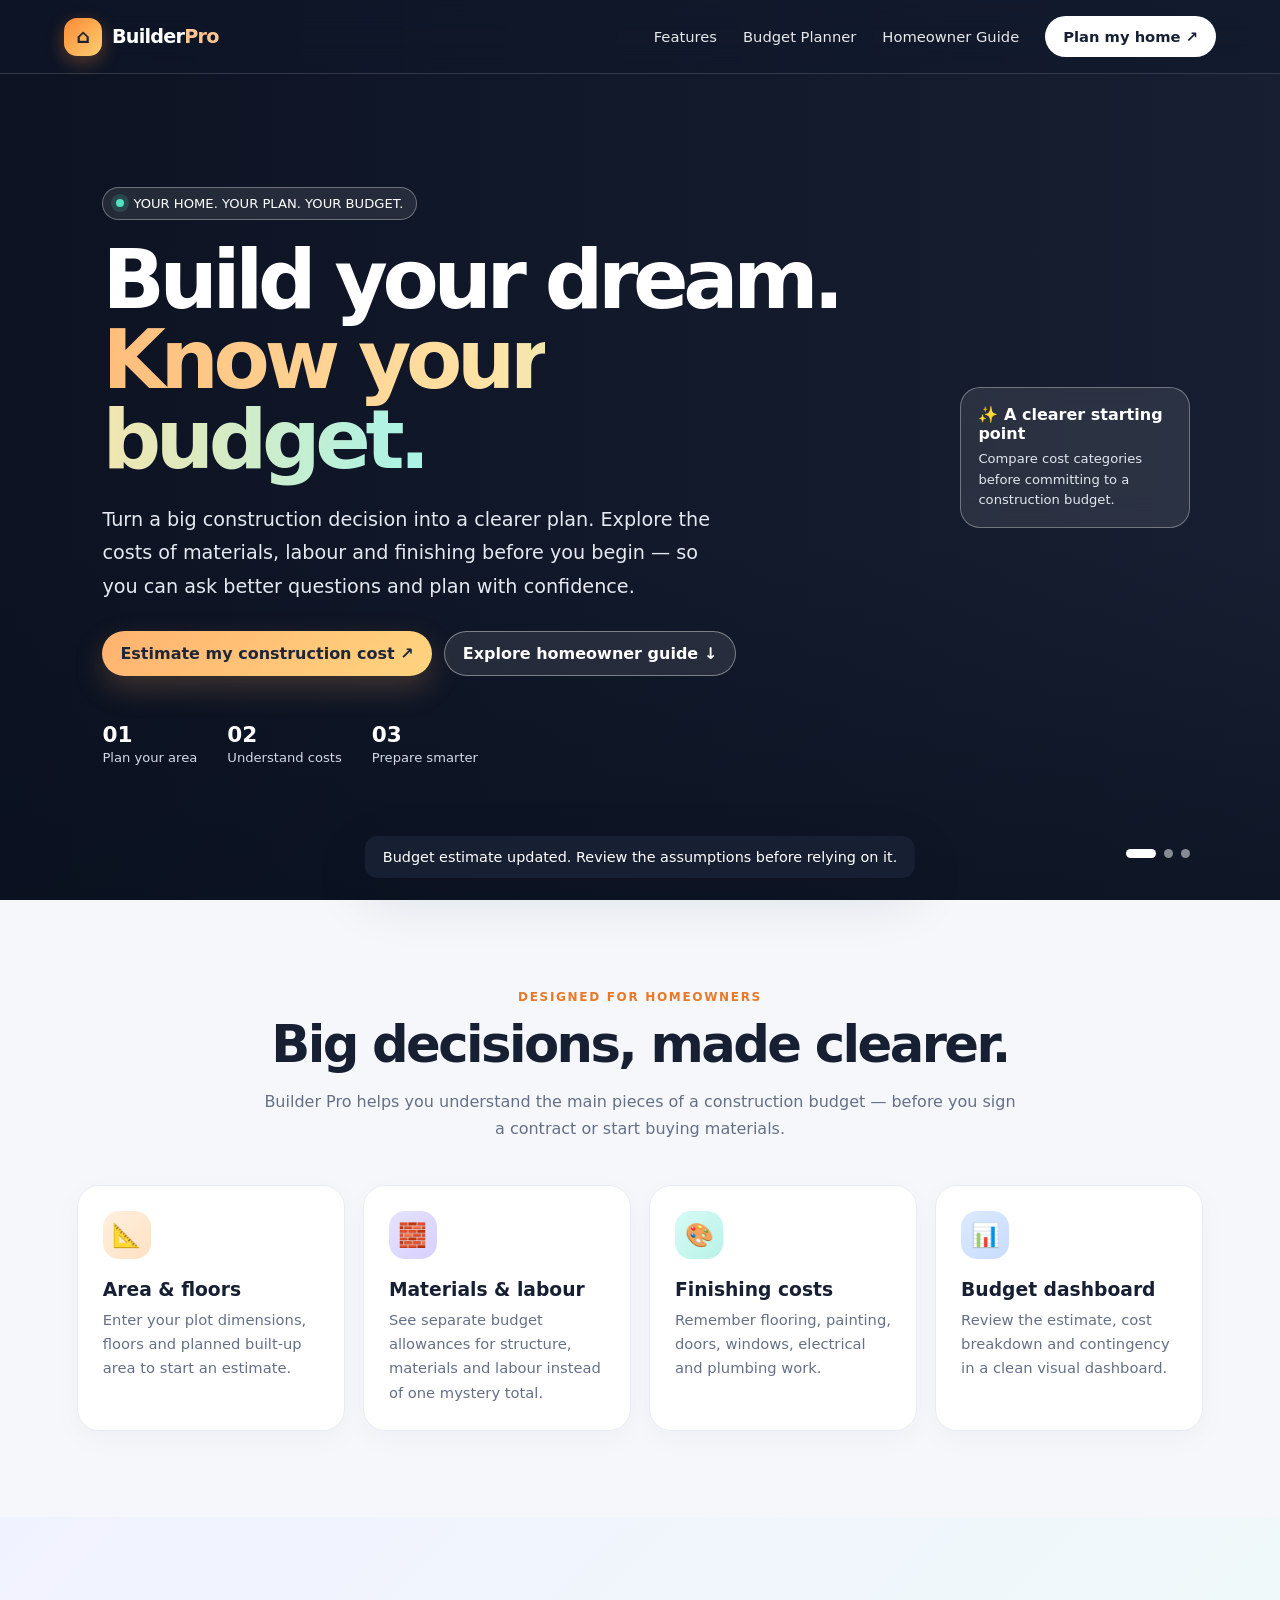
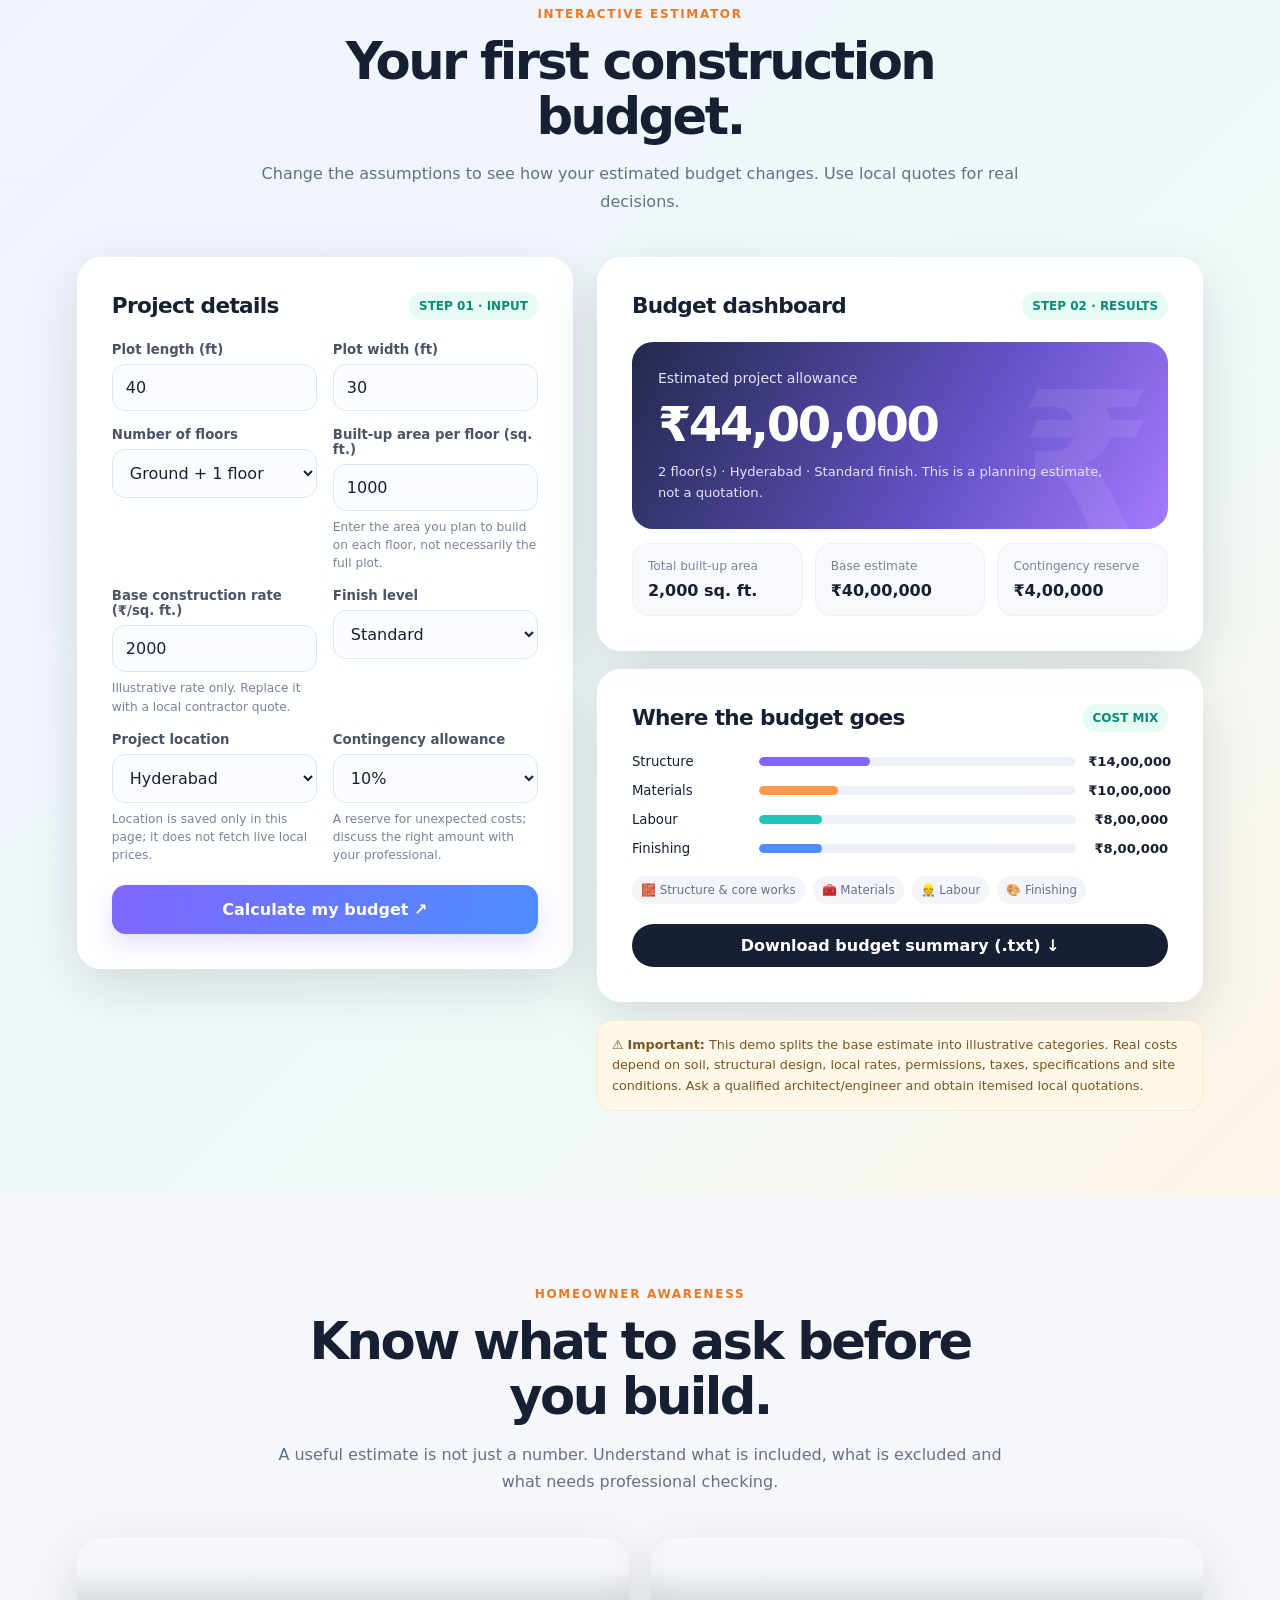
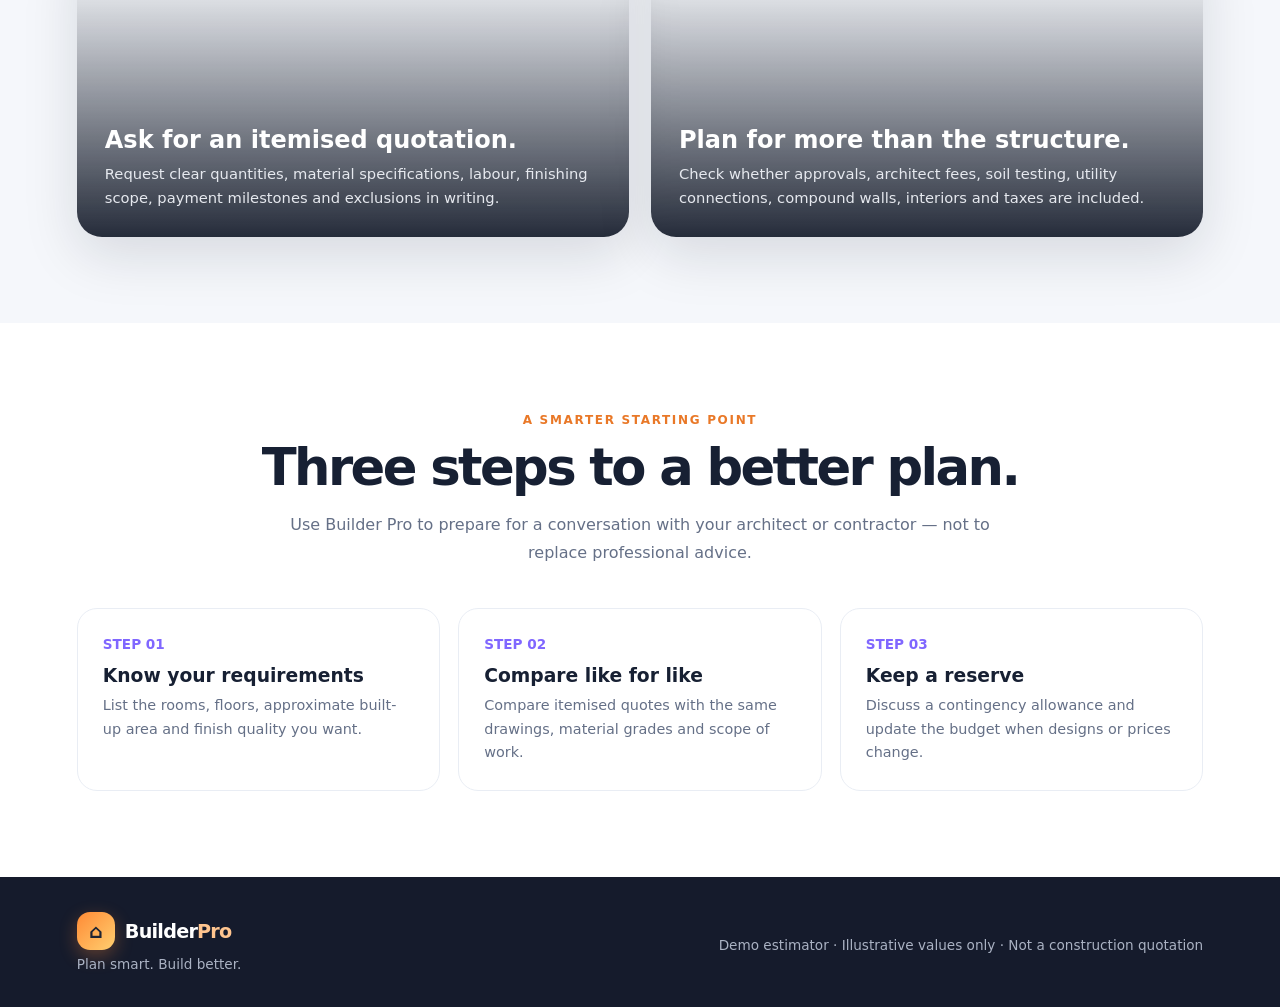
<file: house-construction-calculator/proj 2/pro.html>
<!DOCTYPE html>
<html lang="en">
<head>
<meta charset="UTF-8">
<meta name="viewport" content="width=device-width, initial-scale=1.0">
<title>Builder Pro | Plan Smart. Build Better.</title>
<style>
:root{
  --ink:#172033;--muted:#657087;--glass:rgba(255,255,255,.86);
  --orange:#ff8a35;--violet:#8067ff;--teal:#20c6b7;--blue:#4d8dff;
  --shadow:0 18px 55px rgba(15,23,42,.13);--radius:24px;
}
*{box-sizing:border-box}
html{scroll-behavior:smooth}
body{margin:0;font-family:Inter,ui-sans-serif,system-ui,-apple-system,"Segoe UI",sans-serif;color:var(--ink);background:#f5f7fb;overflow-x:hidden}
button,input,select{font:inherit}
button{cursor:pointer}
a{color:inherit;text-decoration:none}
.topbar{position:fixed;z-index:20;top:0;left:0;right:0;display:flex;align-items:center;justify-content:space-between;padding:16px clamp(18px,5vw,72px);background:rgba(15,23,42,.48);backdrop-filter:blur(16px);color:#fff;border-bottom:1px solid rgba(255,255,255,.15)}
.brand{display:flex;align-items:center;gap:10px;font-weight:850;font-size:1.2rem;letter-spacing:-.04em}
.brand-mark{display:grid;place-items:center;width:38px;height:38px;border-radius:13px;background:linear-gradient(135deg,var(--orange),#ffcf70);color:#1d2433;font-size:1.2rem;box-shadow:0 6px 18px #ff8a3550}
.navlinks{display:flex;gap:26px;align-items:center;font-size:.92rem}
.navlinks a{opacity:.9;transition:.2s}.navlinks a:hover{opacity:1;color:#ffd5b6}
.nav-cta,.btn{border:0;border-radius:999px;padding:12px 18px;font-weight:750;transition:transform .2s,box-shadow .2s}
.nav-cta{background:#fff;color:#172033}.btn:hover,.nav-cta:hover{transform:translateY(-2px);box-shadow:0 12px 24px #17203320}
.hero{min-height:760px;min-height:100svh;position:relative;display:flex;align-items:center;padding:125px clamp(20px,8vw,120px) 72px;color:white;isolation:isolate;background:#182033}
.hero::before{content:"";position:absolute;inset:0;z-index:-2;background-image:linear-gradient(90deg,rgba(10,16,31,.84),rgba(10,16,31,.42) 54%,rgba(10,16,31,.1)),url("https://images.unsplash.com/photo-1600607687939-ce8a6c25118c?auto=format&fit=crop&w=2200&q=85");background-size:cover;background-position:center;animation:heroZoom 18s ease-in-out infinite alternate;transition:background-image .8s}
.hero::after{content:"";position:absolute;inset:0;z-index:-1;background:linear-gradient(0deg,rgba(8,15,28,.55),transparent 40%);pointer-events:none}
@keyframes heroZoom{from{transform:scale(1)}to{transform:scale(1.07)}}
.hero-content{max-width:770px;animation:rise .9s both}
.eyebrow{display:inline-flex;gap:9px;align-items:center;padding:8px 13px;border:1px solid #ffffff55;background:#ffffff18;border-radius:999px;font-size:.82rem;backdrop-filter:blur(12px);margin-bottom:20px}
.pulse{width:8px;height:8px;background:#53e2c1;border-radius:50%;box-shadow:0 0 0 5px #53e2c128}
h1{font-size:clamp(2.8rem,6.4vw,6.2rem);line-height:.98;letter-spacing:-.065em;margin:0 0 22px}
.gradient-text{background:linear-gradient(90deg,#ffbd7b,#ffe3a5,#a8f4e7);-webkit-background-clip:text;background-clip:text;color:transparent}
.hero p{font-size:clamp(1rem,1.5vw,1.2rem);line-height:1.75;color:#e5e9f2;max-width:630px;margin:0 0 28px}
.hero-actions{display:flex;flex-wrap:wrap;gap:12px}
.btn-primary{color:#202638;background:linear-gradient(135deg,#ffb36f,#ffd47f);box-shadow:0 12px 30px #ffad5a35}
.btn-glass{background:#ffffff18;color:white;border:1px solid #ffffff65;backdrop-filter:blur(10px)}
.hero-stats{display:flex;flex-wrap:wrap;gap:30px;margin-top:46px}
.hero-stat strong{display:block;font-size:1.35rem}.hero-stat span{font-size:.82rem;color:#d3d9e6}
.slide-dots{position:absolute;right:clamp(20px,7vw,100px);bottom:42px;display:flex;gap:8px;align-items:center}
.slide-dot{width:9px;height:9px;border:0;border-radius:99px;background:#ffffff80;padding:0;transition:.25s}
.slide-dot.active{width:30px;background:#fff}
.floating-note{position:absolute;right:clamp(20px,7vw,100px);top:43%;max-width:230px;padding:17px;border:1px solid #ffffff55;background:#ffffff18;border-radius:20px;backdrop-filter:blur(16px);animation:float 5s ease-in-out infinite}
.floating-note b{display:block;margin-bottom:5px}.floating-note span{font-size:.82rem;color:#e2e7ef;line-height:1.5}
@keyframes float{50%{transform:translateY(-12px)}}
@keyframes rise{from{opacity:0;transform:translateY(25px)}to{opacity:1;transform:translateY(0)}}
section{padding:86px clamp(18px,6vw,88px)}
.section-head{text-align:center;max-width:760px;margin:0 auto 42px}
.kicker{text-transform:uppercase;letter-spacing:.14em;color:#e97827;font-weight:850;font-size:.75rem}
h2{font-size:clamp(2rem,4vw,3.4rem);letter-spacing:-.05em;line-height:1.08;margin:12px 0}
.section-head p,.muted{color:var(--muted);line-height:1.7}
.feature-grid{display:grid;grid-template-columns:repeat(4,minmax(0,1fr));gap:18px;max-width:1300px;margin:auto}
.feature-card{padding:25px;border:1px solid #e8ebf2;border-radius:22px;background:white;box-shadow:0 8px 30px #17203308;transition:transform .25s,box-shadow .25s}
.feature-card:hover{transform:translateY(-7px);box-shadow:var(--shadow)}
.feature-icon{width:48px;height:48px;border-radius:16px;display:grid;place-items:center;font-size:1.45rem;margin-bottom:20px;background:linear-gradient(135deg,#fff0df,#ffe1c2)}
.feature-card:nth-child(2) .feature-icon{background:linear-gradient(135deg,#e5e2ff,#d7d0ff)}
.feature-card:nth-child(3) .feature-icon{background:linear-gradient(135deg,#d6fbf5,#b8f3e8)}
.feature-card:nth-child(4) .feature-icon{background:linear-gradient(135deg,#dceaff,#c7dcff)}
.feature-card h3{margin:0 0 8px}.feature-card p{font-size:.92rem;color:var(--muted);line-height:1.65;margin:0}
.planner-section{background:linear-gradient(135deg,#f1f2ff,#effaf8 65%,#fff4e9)}
.planner-layout{max-width:1280px;margin:auto;display:grid;grid-template-columns:minmax(0,.9fr) minmax(0,1.1fr);gap:24px;align-items:start}
.panel{background:rgba(255,255,255,.92);border:1px solid #fff;border-radius:var(--radius);box-shadow:var(--shadow);padding:clamp(20px,3vw,34px)}
.panel-title{display:flex;align-items:center;justify-content:space-between;gap:12px;margin-bottom:22px}
.panel-title h3{margin:0;font-size:1.35rem;letter-spacing:-.03em}
.tag{background:#e7fbf5;color:#0e8976;border-radius:999px;padding:7px 10px;font-size:.75rem;font-weight:800}
.form-grid{display:grid;grid-template-columns:1fr 1fr;gap:16px}
.field{display:flex;flex-direction:column;gap:7px}.field.full{grid-column:1/-1}
label{font-size:.83rem;font-weight:750;color:#4a5367}
input,select{width:100%;padding:13px 13px;border:1px solid #dfe4ed;border-radius:13px;background:#fbfcff;color:#172033;outline:none;transition:border .2s,box-shadow .2s}
input:focus,select:focus{border-color:#8c7cff;box-shadow:0 0 0 4px #8c7cff20}
.help{font-size:.76rem;color:#798398;line-height:1.5}
.calc-btn{width:100%;margin-top:20px;background:linear-gradient(100deg,#8067ff,#4d8dff);color:white;padding:15px;border-radius:14px;box-shadow:0 10px 24px #8067ff35}
.results{display:flex;flex-direction:column;gap:18px}
.total-card{position:relative;overflow:hidden;padding:26px;border-radius:21px;color:white;background:linear-gradient(120deg,#22294b,#6653c9 62%,#a47aff)}
.total-card::after{content:"₹";position:absolute;right:15px;bottom:-45px;font-size:12rem;opacity:.08;font-weight:900}
.total-card span{font-size:.88rem;color:#e5e2ff}.total-card h3{font-size:clamp(2rem,4vw,3rem);letter-spacing:-.05em;margin:9px 0}.total-card p{font-size:.82rem;color:#e5e2ff;margin:0;line-height:1.6;max-width:470px}
.mini-stats{display:grid;grid-template-columns:repeat(3,1fr);gap:12px}
.mini-stat{background:#f8f9fd;border:1px solid #edf0f6;border-radius:16px;padding:15px}
.mini-stat span{display:block;color:#7a8498;font-size:.76rem;margin-bottom:8px}.mini-stat strong{font-size:1rem}
.breakdown{display:flex;flex-direction:column;gap:14px}
.break-row{display:grid;grid-template-columns:115px 1fr 80px;gap:12px;align-items:center;font-size:.83rem}
.bar{height:9px;background:#edf0f7;border-radius:99px;overflow:hidden}.bar span{display:block;height:100%;width:0;border-radius:99px;transition:width .8s cubic-bezier(.2,.8,.2,1)}
.break-row strong{text-align:right;font-size:.82rem}
.legend{display:flex;gap:8px;flex-wrap:wrap;margin-top:20px}.legend span{font-size:.74rem;padding:7px 9px;background:#f3f5fa;border-radius:999px;color:#657087}
.note-box{padding:14px;border-radius:14px;background:#fff8e9;border:1px solid #ffebc0;color:#785622;font-size:.8rem;line-height:1.6}
.awareness{max-width:1250px;margin:auto;display:grid;grid-template-columns:1fr 1fr;gap:22px}
.awareness-card{border-radius:25px;overflow:hidden;min-height:300px;position:relative;display:flex;align-items:flex-end;padding:28px;color:white;background-size:cover;background-position:center;box-shadow:var(--shadow)}
.awareness-card::before{content:"";position:absolute;inset:0;background:linear-gradient(0deg,#111827e8,transparent 90%)}
.awareness-card>*{position:relative}.awareness-card h3{font-size:1.5rem;margin:0 0 8px}.awareness-card p{margin:0;line-height:1.6;color:#e6e9ef;font-size:.92rem}
.awareness-card:first-child{background-image:url("https://images.unsplash.com/photo-1600607687920-4e2a09cf159d?auto=format&fit=crop&w=1200&q=80")}
.awareness-card:last-child{background-image:url("https://images.unsplash.com/photo-1600566753086-00f18fb6b3ea?auto=format&fit=crop&w=1200&q=80")}
.steps{display:grid;grid-template-columns:repeat(3,1fr);gap:18px;max-width:1200px;margin:auto}
.step{padding:25px;border-radius:20px;background:#fff;border:1px solid #e9edf4}.step-num{font-weight:900;color:#8067ff;font-size:.85rem}.step h3{margin:12px 0 8px}.step p{color:var(--muted);font-size:.9rem;line-height:1.65;margin:0}
footer{background:#151b2c;color:white;padding:35px clamp(20px,6vw,88px);display:flex;justify-content:space-between;align-items:center;gap:20px;flex-wrap:wrap}
footer p{color:#aab2c3;font-size:.85rem;margin:6px 0 0}
.toast{position:fixed;z-index:50;bottom:22px;left:50%;transform:translate(-50%,20px);opacity:0;background:#172033;color:white;padding:13px 18px;border-radius:13px;box-shadow:var(--shadow);transition:.3s;pointer-events:none;font-size:.9rem;max-width:90vw;text-align:center}
.toast.show{opacity:1;transform:translate(-50%,0)}
.reveal{opacity:0;transform:translateY(24px);transition:opacity .7s,transform .7s}.reveal.visible{opacity:1;transform:translateY(0)}
@media(max-width:1000px){.feature-grid{grid-template-columns:repeat(2,1fr)}.floating-note{display:none}.planner-layout{grid-template-columns:1fr}}
@media(max-width:650px){.navlinks a:not(.nav-cta){display:none}.hero{min-height:760px}.hero-stats{gap:18px}.hero-stat{min-width:90px}.feature-grid,.awareness,.steps{grid-template-columns:1fr}.form-grid{grid-template-columns:1fr}.field.full{grid-column:auto}.mini-stats{grid-template-columns:1fr 1fr}.break-row{grid-template-columns:90px 1fr 70px;gap:8px}.panel-title{align-items:flex-start}.slide-dots{bottom:20px}.hero-actions .btn{width:100%}}
@media(prefers-reduced-motion:reduce){*,*::before,*::after{animation-duration:.01ms!important;animation-iteration-count:1!important;scroll-behavior:auto!important;transition-duration:.01ms!important}.reveal{opacity:1;transform:none}}
</style>
</head>
<body>
<header class="topbar">
  <a class="brand" href="#home" aria-label="Builder Pro home"><span class="brand-mark">⌂</span><span>Builder<span style="color:#ffc58f">Pro</span></span></a>
  <nav class="navlinks" aria-label="Main navigation">
    <a href="#features">Features</a><a href="#planner">Budget Planner</a><a href="#guide">Homeowner Guide</a>
    <button class="nav-cta" onclick="document.querySelector('#planner').scrollIntoView({behavior:'smooth'})">Plan my home ↗</button>
  </nav>
</header>

<main>
<section class="hero" id="home">
  <div class="hero-content">
    <div class="eyebrow"><span class="pulse"></span> YOUR HOME. YOUR PLAN. YOUR BUDGET.</div>
    <h1>Build your dream.<br><span class="gradient-text">Know your budget.</span></h1>
    <p>Turn a big construction decision into a clearer plan. Explore the costs of materials, labour and finishing before you begin — so you can ask better questions and plan with confidence.</p>
    <div class="hero-actions">
      <button class="btn btn-primary" onclick="document.querySelector('#planner').scrollIntoView({behavior:'smooth'})">Estimate my construction cost ↗</button>
      <button class="btn btn-glass" onclick="document.querySelector('#guide').scrollIntoView({behavior:'smooth'})">Explore homeowner guide ↓</button>
    </div>
    <div class="hero-stats">
      <div class="hero-stat"><strong>01</strong><span>Plan your area</span></div>
      <div class="hero-stat"><strong>02</strong><span>Understand costs</span></div>
      <div class="hero-stat"><strong>03</strong><span>Prepare smarter</span></div>
    </div>
  </div>
  <aside class="floating-note"><b>✨ A clearer starting point</b><span>Compare cost categories before committing to a construction budget.</span></aside>
  <div class="slide-dots" aria-label="Hero background images">
    <button class="slide-dot active" aria-label="Show house image 1"></button><button class="slide-dot" aria-label="Show house image 2"></button><button class="slide-dot" aria-label="Show house image 3"></button>
  </div>
</section>

<section id="features">
  <div class="section-head reveal"><span class="kicker">Designed for homeowners</span><h2>Big decisions, made clearer.</h2><p>Builder Pro helps you understand the main pieces of a construction budget — before you sign a contract or start buying materials.</p></div>
  <div class="feature-grid">
    <article class="feature-card reveal"><div class="feature-icon">📐</div><h3>Area & floors</h3><p>Enter your plot dimensions, floors and planned built-up area to start an estimate.</p></article>
    <article class="feature-card reveal"><div class="feature-icon">🧱</div><h3>Materials & labour</h3><p>See separate budget allowances for structure, materials and labour instead of one mystery total.</p></article>
    <article class="feature-card reveal"><div class="feature-icon">🎨</div><h3>Finishing costs</h3><p>Remember flooring, painting, doors, windows, electrical and plumbing work.</p></article>
    <article class="feature-card reveal"><div class="feature-icon">📊</div><h3>Budget dashboard</h3><p>Review the estimate, cost breakdown and contingency in a clean visual dashboard.</p></article>
  </div>
</section>

<section class="planner-section" id="planner">
  <div class="section-head reveal"><span class="kicker">Interactive estimator</span><h2>Your first construction budget.</h2><p>Change the assumptions to see how your estimated budget changes. Use local quotes for real decisions.</p></div>
  <div class="planner-layout">
    <div class="panel reveal">
      <div class="panel-title"><h3>Project details</h3><span class="tag">STEP 01 · INPUT</span></div>
      <form id="budgetForm">
        <div class="form-grid">
          <div class="field"><label for="length">Plot length (ft)</label><input id="length" type="number" min="1" max="10000" value="40" required></div>
          <div class="field"><label for="width">Plot width (ft)</label><input id="width" type="number" min="1" max="10000" value="30" required></div>
          <div class="field"><label for="floors">Number of floors</label><select id="floors"><option value="1">Ground floor only</option><option value="2" selected>Ground + 1 floor</option><option value="3">3 floors</option><option value="4">4 floors</option></select></div>
          <div class="field"><label for="coverage">Built-up area per floor (sq. ft.)</label><input id="coverage" type="number" min="1" max="100000" value="1000" required><span class="help">Enter the area you plan to build on each floor, not necessarily the full plot.</span></div>
          <div class="field"><label for="rate">Base construction rate (₹/sq. ft.)</label><input id="rate" type="number" min="1" max="100000" value="2000" required><span class="help">Illustrative rate only. Replace it with a local contractor quote.</span></div>
          <div class="field"><label for="quality">Finish level</label><select id="quality"><option value="0.9">Basic</option><option value="1" selected>Standard</option><option value="1.25">Premium</option><option value="1.55">Luxury</option></select></div>
          <div class="field"><label for="location">Project location</label><select id="location"><option>Hyderabad</option><option>Vijayawada</option><option>Visakhapatnam</option><option>Other / not set</option></select><span class="help">Location is saved only in this page; it does not fetch live local prices.</span></div>
          <div class="field"><label for="contingency">Contingency allowance</label><select id="contingency"><option value="0.05">5%</option><option value="0.1" selected>10%</option><option value="0.15">15%</option></select><span class="help">A reserve for unexpected costs; discuss the right amount with your professional.</span></div>
        </div>
        <button class="btn calc-btn" type="submit">Calculate my budget ↗</button>
      </form>
    </div>

    <div class="results reveal" aria-live="polite">
      <div class="panel">
        <div class="panel-title"><h3>Budget dashboard</h3><span class="tag">STEP 02 · RESULTS</span></div>
        <div class="total-card"><span>Estimated project allowance</span><h3 id="total">₹44,00,000</h3><p id="summary">Based on your entered area, assumed rate, finish level and contingency. This is a planning estimate, not a quotation.</p></div>
        <div class="mini-stats" style="margin-top:14px">
          <div class="mini-stat"><span>Total built-up area</span><strong id="areaOut">2,000 sq. ft.</strong></div>
          <div class="mini-stat"><span>Base estimate</span><strong id="baseOut">₹40,00,000</strong></div>
          <div class="mini-stat"><span>Contingency reserve</span><strong id="reserveOut">₹4,00,000</strong></div>
        </div>
      </div>
      <div class="panel">
        <div class="panel-title"><h3>Where the budget goes</h3><span class="tag">COST MIX</span></div>
        <div class="breakdown" id="breakdown">
          <div class="break-row"><span>Structure</span><div class="bar"><span style="width:35%;background:#8067ff"></span></div><strong>35%</strong></div>
          <div class="break-row"><span>Materials</span><div class="bar"><span style="width:25%;background:#ff9a48"></span></div><strong>25%</strong></div>
          <div class="break-row"><span>Labour</span><div class="bar"><span style="width:20%;background:#20c6b7"></span></div><strong>20%</strong></div>
          <div class="break-row"><span>Finishing</span><div class="bar"><span style="width:20%;background:#4d8dff"></span></div><strong>20%</strong></div>
        </div>
        <div class="legend"><span>🧱 Structure & core works</span><span>🧰 Materials</span><span>👷 Labour</span><span>🎨 Finishing</span></div>
        <button class="btn" id="downloadBtn" style="margin-top:20px;width:100%;background:#172033;color:white">Download budget summary (.txt) ↓</button>
      </div>
      <div class="note-box">⚠️ <strong>Important:</strong> This demo splits the base estimate into illustrative categories. Real costs depend on soil, structural design, local rates, permissions, taxes, specifications and site conditions. Ask a qualified architect/engineer and obtain itemised local quotations.</div>
    </div>
  </div>
</section>

<section id="guide">
  <div class="section-head reveal"><span class="kicker">Homeowner awareness</span><h2>Know what to ask before you build.</h2><p>A useful estimate is not just a number. Understand what is included, what is excluded and what needs professional checking.</p></div>
  <div class="awareness">
    <article class="awareness-card reveal"><div><h3>Ask for an itemised quotation.</h3><p>Request clear quantities, material specifications, labour, finishing scope, payment milestones and exclusions in writing.</p></div></article>
    <article class="awareness-card reveal"><div><h3>Plan for more than the structure.</h3><p>Check whether approvals, architect fees, soil testing, utility connections, compound walls, interiors and taxes are included.</p></div></article>
  </div>
</section>

<section style="background:#fff">
  <div class="section-head reveal"><span class="kicker">A smarter starting point</span><h2>Three steps to a better plan.</h2><p>Use Builder Pro to prepare for a conversation with your architect or contractor — not to replace professional advice.</p></div>
  <div class="steps">
    <article class="step reveal"><span class="step-num">STEP 01</span><h3>Know your requirements</h3><p>List the rooms, floors, approximate built-up area and finish quality you want.</p></article>
    <article class="step reveal"><span class="step-num">STEP 02</span><h3>Compare like for like</h3><p>Compare itemised quotes with the same drawings, material grades and scope of work.</p></article>
    <article class="step reveal"><span class="step-num">STEP 03</span><h3>Keep a reserve</h3><p>Discuss a contingency allowance and update the budget when designs or prices change.</p></article>
  </div>
</section>
</main>

<footer><div><a class="brand" href="#home"><span class="brand-mark">⌂</span><span>Builder<span style="color:#ffc58f">Pro</span></span></a><p>Plan smart. Build better.</p></div><p>Demo estimator · Illustrative values only · Not a construction quotation</p></footer>
<div class="toast" id="toast" role="status"></div>

<script>
const fmt = n => new Intl.NumberFormat('en-IN',{style:'currency',currency:'INR',maximumFractionDigits:0}).format(n);
const num = id => Number(document.getElementById(id).value);
const $ = id => document.getElementById(id);
let latest = null;

function calculate(e){
  if(e) e.preventDefault();
  const length=num('length'), width=num('width'), floors=num('floors');
  const perFloor=num('coverage'), rate=num('rate'), quality=num('quality'), contingency=num('contingency');
  if([length,width,perFloor,rate].some(v=>!Number.isFinite(v)||v<=0)){
    showToast('Please enter valid positive numbers in all required fields.');return;
  }
  const area=perFloor*floors;
  const base=area*rate*quality;
  const reserve=base*contingency;
  const total=base+reserve;
  // Illustrative split; actual trade shares vary by project and scope.
  const parts=[['Structure',.35,'#8067ff'],['Materials',.25,'#ff9a48'],['Labour',.20,'#20c6b7'],['Finishing',.20,'#4d8dff']];
  $('total').textContent=fmt(total);
  $('areaOut').textContent=area.toLocaleString('en-IN')+' sq. ft.';
  $('baseOut').textContent=fmt(base);
  $('reserveOut').textContent=fmt(reserve);
  $('summary').textContent=`${floors} floor(s) · ${$('location').value} · ${$('quality').selectedOptions[0].text} finish. This is a planning estimate, not a quotation.`;
  $('breakdown').innerHTML=parts.map(([name,share,color])=>`<div class="break-row"><span>${name}</span><div class="bar"><span style="width:0;background:${color}" data-width="${share*100}%"></span></div><strong>${fmt(base*share)}</strong></div>`).join('');
  requestAnimationFrame(()=>document.querySelectorAll('#breakdown .bar span').forEach(el=>el.style.width=el.dataset.width));
  latest={length,width,floors,perFloor,area,rate,quality: $('quality').selectedOptions[0].text,location:$('location').value,base,reserve,total,contingency:contingency*100,parts};
  showToast('Budget estimate updated. Review the assumptions before relying on it.');
}
$('budgetForm').addEventListener('submit',calculate);

$('downloadBtn').addEventListener('click',()=>{
  if(!latest) calculate();
  const d=latest;if(!d)return;
  const textContent=`BUILDER PRO — CONSTRUCTION BUDGET SUMMARY
================================================
Project location: ${d.location}
Plot dimensions: ${d.length} ft × ${d.width} ft (${(d.length*d.width).toLocaleString('en-IN')} sq. ft. plot area)
Floors: ${d.floors}
Built-up area per floor: ${d.perFloor.toLocaleString('en-IN')} sq. ft.
Total built-up area: ${d.area.toLocaleString('en-IN')} sq. ft.
Finish level: ${d.quality}
Assumed base rate: ${fmt(d.rate)} per sq. ft.

ESTIMATE
Base estimate: ${fmt(d.base)}
Contingency (${d.contingency}%): ${fmt(d.reserve)}
TOTAL PLANNING ALLOWANCE: ${fmt(d.total)}

Illustrative cost split of base estimate:
${d.parts.map(([name,share])=>`${name}: ${fmt(d.base*share)} (${share*100}%)`).join('\n')}

IMPORTANT NOTES
- This is a preliminary planning estimate, not a contractor quotation.
- Rates and category shares are illustrative and are not live local market prices.
- Actual costs depend on drawings, soil/site conditions, structure, specifications, permissions, taxes, utility work and local quotations.
- Get an itemised quotation and consult qualified construction professionals before making financial or building decisions.
`;
  const blob=new Blob([textContent],{type:'text/plain;charset=utf-8'});
  const url=URL.createObjectURL(blob);const a=document.createElement('a');
  a.href=url;a.download='Builder-Pro-Budget-Summary.txt';document.body.appendChild(a);a.click();a.remove();URL.revokeObjectURL(url);
  showToast('Your budget summary has been downloaded.');
});

function showToast(message){const t=$('toast');t.textContent=message;t.classList.add('show');clearTimeout(showToast.timer);showToast.timer=setTimeout(()=>t.classList.remove('show'),3200)}

const hero=$('.hero');
const images=[
  'https://images.unsplash.com/photo-1600607687939-ce8a6c25118c?auto=format&fit=crop&w=2200&q=85',
  'https://images.unsplash.com/photo-1600566753086-00f18fb6b3ea?auto=format&fit=crop&w=2200&q=85',
  'https://images.unsplash.com/photo-1600607687920-4e2a09cf159d?auto=format&fit=crop&w=2200&q=85'
];
let slide=0;
function setSlide(i){
  slide=i;
  hero.style.setProperty('--unused','');
  hero.style.setProperty('background-image','none');
  hero.style.setProperty('--hero-image',`url("${images[i]}")`);
  hero.style.setProperty('background-color','#182033');
  hero.style.setProperty('background-image',`linear-gradient(90deg,rgba(10,16,31,.84),rgba(10,16,31,.42) 54%,rgba(10,16,31,.1)),url("${images[i]}")`);
  document.querySelectorAll('.slide-dot').forEach((dot,j)=>dot.classList.toggle('active',j===i));
}
document.querySelectorAll('.slide-dot').forEach((dot,i)=>dot.addEventListener('click',()=>setSlide(i)));
setInterval(()=>setSlide((slide+1)%images.length),6500);

const observer=new IntersectionObserver(entries=>entries.forEach(entry=>{
  if(entry.isIntersecting){entry.target.classList.add('visible');observer.unobserve(entry.target)}
}),{threshold:.12});
document.querySelectorAll('.reveal').forEach(el=>observer.observe(el));
calculate();
</script>
</body>
</html>
</file>
